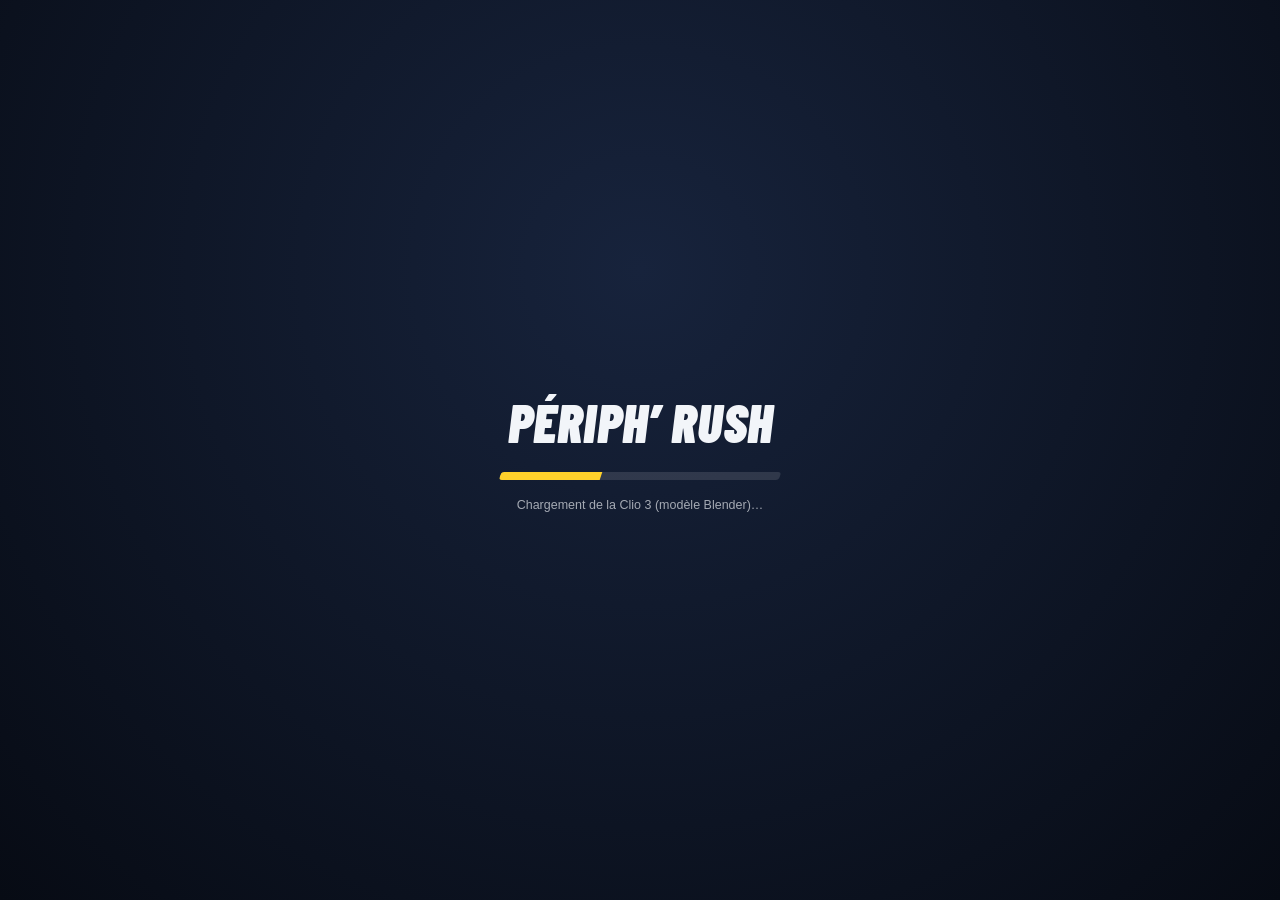
<file: index.html>
<!DOCTYPE html>
<html lang="fr">
<head>
  <meta charset="UTF-8">
  <meta name="viewport" content="width=device-width, initial-scale=1.0, maximum-scale=1.0, user-scalable=no, viewport-fit=cover">
  <title>Périph' Rush</title>
  <meta name="description" content="Endless runner au volant sur le boulevard périphérique parisien.">
  <meta name="theme-color" content="#0c1220">
  <meta name="apple-mobile-web-app-capable" content="yes">
  <meta name="mobile-web-app-capable" content="yes">
  <meta name="apple-mobile-web-app-status-bar-style" content="black-translucent">
  <meta name="apple-mobile-web-app-title" content="Périph' Rush">
  <link rel="manifest" href="manifest.webmanifest">
  <link rel="apple-touch-icon" href="icons/icon-180.png">
  <link rel="icon" type="image/png" href="icons/icon-180.png">
  <link rel="preload" href="assets/fonts/barlow-condensed-latin-900-italic.woff2" as="font" type="font/woff2" crossorigin>
  <link rel="stylesheet" href="css/style.css?v=29">
  <script type="importmap">
    { "imports": { "three": "./vendor/three.module.min.js" } }
  </script>
</head>
<body>
  <canvas id="gl"></canvas>
  <div id="vignette"></div>
  <div id="crack" class="hidden"></div>
  <div id="flash" class="hidden"></div>

  <!-- ===================== HUD en jeu ===================== -->
  <div id="hud" class="hidden">
    <div id="hud-top">
      <div class="chip" id="hud-lap">TOUR 1</div>
      <div class="chip big" id="hud-score">0</div>
      <div class="chip" id="hud-coins">🪙 0</div>
    </div>
    <div id="hud-left">
      <div class="chip small" id="hud-clock"><span id="hud-wx">☀</span> <b id="hud-time">12:00</b></div>
      <div class="chip small" id="hud-permis">12 pts</div>
    </div>
    <div id="hud-gps"><div class="gps-row" id="gps-0"></div><div class="gps-row next" id="gps-1"></div></div>
    <div id="hud-porte"></div>
    <div id="hud-warning" class="hidden"></div>
    <div id="hud-popups"></div>
    <div id="hud-speedo">
      <div id="speed-val">50</div>
      <div class="unit">km/h</div>
      <div id="hud-mult">×1,0</div>
      <div id="hud-health"><div id="hud-health-fill"></div></div>
    </div>
    <div id="hud-limit"><span>50</span></div>
    <button id="btn-pause" aria-label="Pause">II</button>
    <button id="btn-cam" aria-label="Changer de vue">◉</button>
    <button id="btn-radio" aria-label="Changer de station">📻 <span id="radio-name">PÉRIPH INFO</span></button>
    <div id="mirror" class="hidden"></div>
    <canvas id="gauges" width="300" height="150" class="hidden"></canvas>
    <div id="tilt-hint" class="hidden">Inclinez le téléphone pour diriger</div>
    <div id="radar-flash" class="hidden"></div>
    <div id="controls">
      <div id="steer">
        <div id="blink-btns">
          <button id="btn-bl" aria-label="Clignotant gauche">⬅</button>
          <button id="btn-br" aria-label="Clignotant droit">➡</button>
        </div>
        <button id="btn-left" aria-label="Gauche">◀</button>
        <button id="btn-right" aria-label="Droite">▶</button>
      </div>
      <div id="pedals">
        <div id="aux-btns">
          <button id="btn-horn" aria-label="Klaxon">📯</button>
          <button id="btn-flash" aria-label="Appel de phares">💡</button>
        </div>
        <button id="btn-brake" aria-label="Frein">FREIN</button>
        <button id="btn-gas" aria-label="Accélérer">GAZ</button>
      </div>
    </div>
  </div>

  <!-- ===================== Menu principal ===================== -->
  <div id="menu" class="overlay menu-screen">
    <div class="menu-top">
      <div class="wallet"><i class="coin"></i><b id="menu-coins">0</b></div>
      <button class="icon-btn" id="m-reglages" aria-label="Réglages">
        <svg viewBox="0 0 24 24" width="22" height="22"><path fill="currentColor" d="M19.4 13a7.5 7.5 0 0 0 0-2l2.1-1.6-2-3.5-2.5 1a7.6 7.6 0 0 0-1.7-1L15 3.3h-4l-.4 2.6a7.6 7.6 0 0 0-1.7 1l-2.5-1-2 3.5L6.6 11a7.5 7.5 0 0 0 0 2l-2.1 1.6 2 3.5 2.5-1c.5.4 1.1.7 1.7 1l.4 2.6h4l.4-2.6c.6-.3 1.2-.6 1.7-1l2.5 1 2-3.5zM13 15.5a3.5 3.5 0 1 1 0-7 3.5 3.5 0 0 1 0 7z" transform="translate(-1 0)"/></svg>
      </button>
    </div>
    <div class="menu-grid">
      <section class="hero">
        <div id="logo">
          <div id="logo-cartouche">BD PÉRIPHÉRIQUE</div>
          <h1>PÉRIPH’<span>RUSH</span></h1>
          <div id="logo-sub">35 km · 4 voies · zéro répit</div>
        </div>
        <div id="menu-records" class="records"></div>
      </section>
      <section class="setup card">
        <div class="setup-row">
          <div class="setup-label"><span>DÉPART</span><small id="start-sub"></small></div>
          <div class="start-wrap">
            <canvas id="ring-map" width="300" height="200" aria-hidden="true"></canvas>
            <div class="picker">
              <button class="pick-arrow" id="start-prev" aria-label="Porte précédente">‹</button>
              <button class="pick-value" id="start-open"><span id="start-name">Porte Maillot</span><small>CHANGER</small></button>
              <button class="pick-arrow" id="start-next" aria-label="Porte suivante">›</button>
            </div>
          </div>
        </div>
        <div class="setup-row">
          <div class="setup-label"><span>TRAFIC</span><small id="traffic-desc"></small></div>
          <div class="seg" id="traffic-seg">
            <button data-lv="0"><i class="lvl l1"><b></b><b></b><b></b><b></b></i>FLUIDE</button>
            <button data-lv="1"><i class="lvl l2"><b></b><b></b><b></b><b></b></i>CHARGÉ</button>
            <button data-lv="3"><i class="lvl l3"><b></b><b></b><b></b><b></b></i>DENSE</button>
            <button data-lv="2"><i class="lvl l4"><b></b><b></b><b></b><b></b></i>POINTE</button>
          </div>
        </div>
        <div class="pills">
          <button class="pill" id="pill-wx"><small>MÉTÉO</small><b id="pill-wx-v">Variable</b></button>
          <button class="pill" id="pill-hour"><small>HEURE</small><b id="pill-hour-v">Selon trafic</b></button>
          <button class="pill" id="pill-cam"><small>VUE</small><b id="pill-cam-v">Extérieure</b></button>
        </div>
        <button class="btn play" id="m-play"><span>ROULER</span><i>▶</i></button>
        <div class="tiles">
          <button class="tile" id="m-garage"><i class="ti-car"></i><span><b>GARAGE</b><small id="tile-car"></small></span></button>
          <button class="tile" id="m-defis"><i class="ti-flag"></i><span><b>DÉFIS</b><small id="tile-defis"></small></span></button>
        </div>
      </section>
    </div>
    <div id="menu-hint">Ajoute le jeu à l’écran d’accueil pour jouer en plein écran</div>
    <div id="menu-credits">Tracé, voies, ouvrages et bâtiments : © contributeurs OpenStreetMap (ODbL)</div>
  </div>

  <!-- ===================== Choix de la porte ===================== -->
  <div id="porte-sheet" class="sheet hidden">
    <div class="sheet-card">
      <div class="sheet-head"><b>PORTE DE DÉPART</b><button class="icon-btn" id="sheet-close" aria-label="Fermer">✕</button></div>
      <div id="porte-list"></div>
    </div>
  </div>

  <!-- ===================== Garage ===================== -->
  <div id="garage" class="overlay hidden">
    <div class="topbar">
      <button class="btn small" id="g-back">← RETOUR</button>
      <div class="chip" id="g-coins">🪙 0</div>
    </div>
    <button class="garage-arrow left" id="g-prev">◀</button>
    <button class="garage-arrow right" id="g-next">▶</button>
    <div id="garage-panel">
      <div id="g-name">Clio 3</div>
      <div id="g-status"></div>
      <div id="g-colors"></div>
      <div id="g-stats">
        <div class="stat"><label>Vitesse</label><div class="bar"><div id="st-vmax"></div></div></div>
        <div class="stat"><label>Accélération</label><div class="bar"><div id="st-acc"></div></div></div>
        <div class="stat"><label>Maniabilité</label><div class="bar"><div id="st-man"></div></div></div>
        <div class="stat"><label>Freinage</label><div class="bar"><div id="st-frein"></div></div></div>
      </div>
      <button class="btn primary" id="g-action">CHOISIR</button>
    </div>
  </div>

  <!-- ===================== Défis ===================== -->
  <div id="defis" class="overlay hidden">
    <div class="topbar">
      <button class="btn small" id="d-back">← RETOUR</button>
      <div class="screen-title">DÉFIS DU JOUR</div>
    </div>
    <div class="panel" id="defis-list"></div>
    <div class="panel" id="stats-globales"></div>
  </div>

  <!-- ===================== Réglages ===================== -->
  <div id="reglages" class="overlay hidden">
    <div class="topbar">
      <button class="btn small" id="r-back">← RETOUR</button>
      <div class="screen-title">RÉGLAGES</div>
    </div>
    <div class="panel settings">
      <label class="row"><span>Sons</span><input type="checkbox" id="set-audio"></label>
      <label class="row"><span>Vibrations</span><input type="checkbox" id="set-haptics"></label>
      <label class="row"><span>Accélération automatique</span><input type="checkbox" id="set-auto"></label>
      <label class="row"><span>Direction</span>
        <select id="set-steer">
          <option value="boutons">Boutons ◀ ▶</option>
          <option value="inclinaison">Inclinaison du téléphone</option>
        </select></label>
      <label class="row"><span>Sensibilité direction</span>
        <input type="range" id="set-sens" min="0.6" max="1.5" step="0.05"></label>
      <label class="row"><span>Niveau de trafic</span>
        <select id="set-traffic">
          <option value="0">Fluide</option>
          <option value="1">Chargé</option>
          <option value="3">Dense (accordéon)</option>
          <option value="2">Heure de pointe</option>
        </select></label>
      <label class="row"><span>Météo</span>
        <select id="set-weather">
          <option value="auto">Variable</option>
          <option value="soleil">Sec</option>
          <option value="pluie">Pluie</option>
          <option value="neige">Neige</option>
        </select></label>
      <label class="row"><span>Heure de départ</span>
        <select id="set-hour">
          <option value="auto">Selon le trafic</option>
          <option value="matin">Matin (7 h 30)</option>
          <option value="midi">Midi</option>
          <option value="soir">Soir (19 h)</option>
          <option value="nuit">Nuit (23 h)</option>
        </select></label>
      <label class="row"><span>Vue</span>
        <select id="set-camera">
          <option value="chase">Extérieure</option>
          <option value="cockpit">Cockpit</option>
        </select></label>
      <label class="row"><span>Radio</span>
        <select id="set-radio">
          <option value="info">Périph Info (trafic)</option>
          <option value="lounge">Nuit Lounge (musique)</option>
          <option value="electro">Électro Paris (musique)</option>
          <option value="off">Éteinte</option>
        </select></label>
      <label class="row"><span>Rétroviseur</span><input type="checkbox" id="set-mirror"></label>
      <label class="row"><span>Compteurs à aiguilles</span><input type="checkbox" id="set-gauges"></label>
      <label class="row"><span>Radars automatiques</span><input type="checkbox" id="set-radars"></label>
      <label class="row"><span>Contrôles de police aux jumelles</span><input type="checkbox" id="set-jumelles"></label>
      <label class="row"><span>Qualité graphique</span>
        <select id="set-quality">
          <option value="auto">Auto</option>
          <option value="high">Haute</option>
          <option value="med">Moyenne</option>
          <option value="low">Basse</option>
        </select></label>
    </div>
  </div>

  <!-- ===================== Pause ===================== -->
  <div id="pause" class="overlay hidden">
    <div class="menu-inner">
      <h2 class="screen-h">PAUSE</h2>
      <div class="menu-buttons">
        <button class="btn primary" id="p-resume">REPRENDRE</button>
        <button class="btn" id="p-photo">📷 MODE PHOTO</button>
        <button class="btn" id="p-restart">RECOMMENCER</button>
        <button class="btn" id="p-menu">MENU</button>
      </div>
    </div>
  </div>

  <!-- ===================== Mode photo (v24) ===================== -->
  <div id="photo" class="hidden">
    <div id="photo-hint">Glissez pour tourner · pincez ou molette pour zoomer</div>
    <div id="photo-bar">
      <button class="btn" id="ph-exit">✕ REPRENDRE</button>
      <button class="btn primary" id="ph-shot">📸 CAPTURER</button>
    </div>
  </div>

  <!-- ===================== Fin de partie ===================== -->
  <div id="gameover" class="overlay hidden">
    <div class="menu-inner wide">
      <h2 id="go-title">ACCIDENT</h2>
      <div id="go-damage"></div>
      <div id="go-grid">
        <div class="go-cell"><label>Score</label><div id="go-score"></div></div>
        <div class="go-cell"><label>Distance</label><div id="go-dist"></div></div>
        <div class="go-cell"><label>Tours</label><div id="go-laps"></div></div>
        <div class="go-cell"><label>Frôlements</label><div id="go-near"></div></div>
        <div class="go-cell"><label>Meilleur combo</label><div id="go-combo"></div></div>
        <div class="go-cell"><label>Pièces gagnées</label><div id="go-coins"></div></div>
      </div>
      <div id="go-stats"></div>
      <div id="go-extra"></div>
      <div class="menu-buttons row2">
        <button class="btn primary" id="go-retry">REJOUER</button>
        <button class="btn" id="go-garage">GARAGE</button>
        <button class="btn" id="go-menu">MENU</button>
      </div>
    </div>
  </div>

  <!-- ===================== Chargement ===================== -->
  <div id="loading">
    <div id="loading-logo">PÉRIPH’ RUSH</div>
    <div id="loading-bar"><div id="loading-fill"></div></div>
    <div id="loading-txt">Construction du périphérique…</div>
  </div>

  <script type="module" src="js/main.js?v=29"></script>
</body>
</html>
</file>
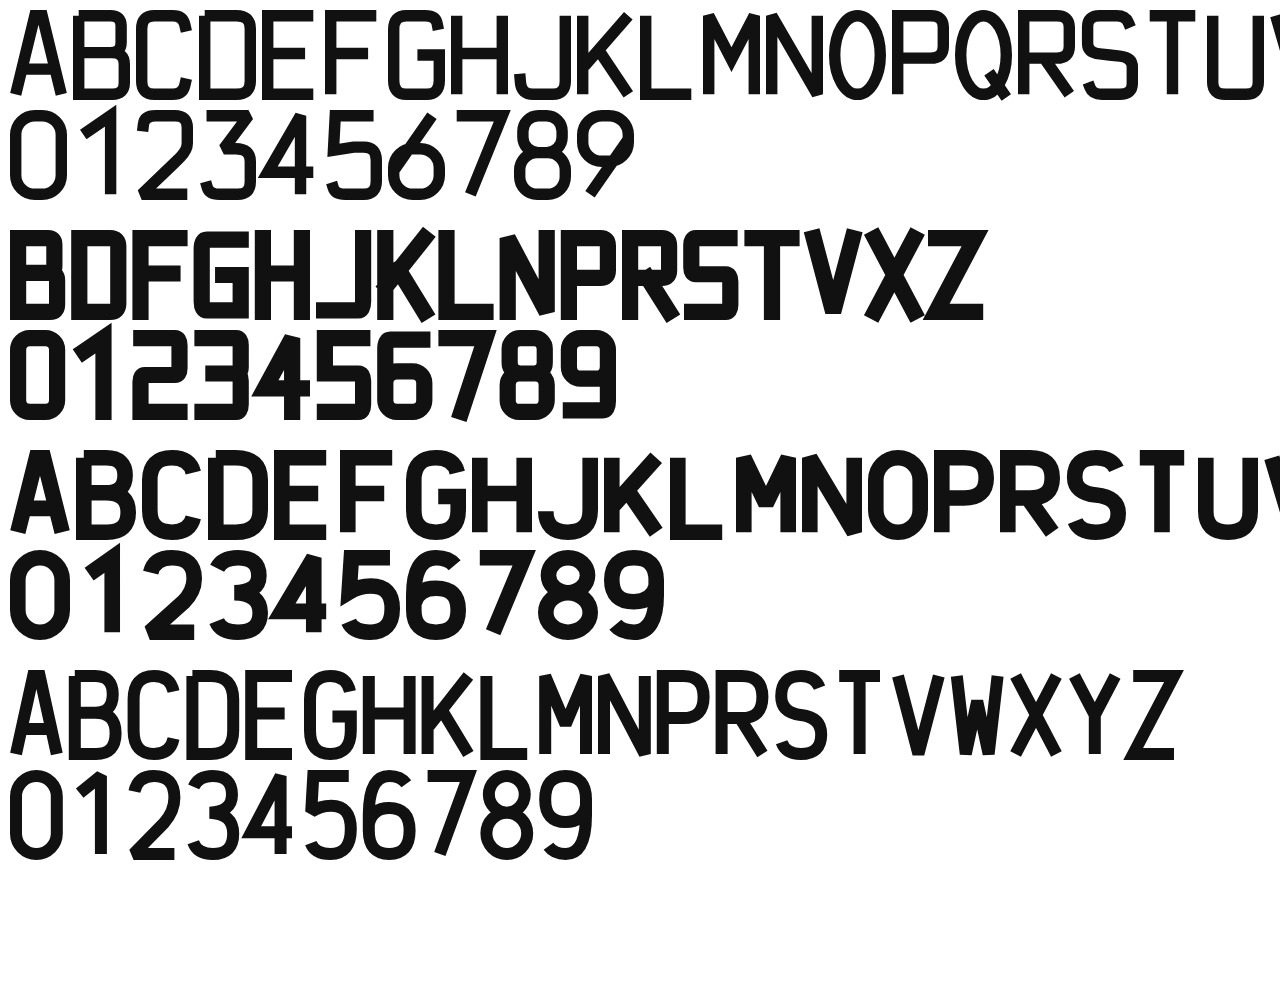
<file: tools/fontspec.html>
<!doctype html><meta charset="utf-8"><body style="margin:0;background:#fff">
<canvas id="c" width="1600" height="1000"></canvas>
<script type="module">
import { glyphForTest as glyph } from '../js/plates.js';
const c = document.getElementById('c').getContext('2d');
const rows = [['fe', 'ABCDEFGHJKLMNOPQRSTUVWXYZ', '0123456789', 9.5, 47.5], ['nl', 'BDFGHJKLNPRSTVXZ', '0123456789', 13.5, 46], ['gb', 'ABCDEFGHJKLMNOPRSTUVWXYZ', '0123456789', 13, 50], ['din', 'ABCDEGHKLMNPRSTVWXYZ', '0123456789', 10, 44]];
let y = 10;
for (const [st, L, D, sw, cw] of rows) {
  for (const line of [L, D]) {
    let x = 10;
    c.fillStyle = c.strokeStyle = '#111';
    for (const ch of line) { glyph(c, ch, x, y, cw * 1.2, 75 * 1.2, sw * 1.2, st); x += cw * 1.2 + 6; }
    y += 100;
  }
  y += 20;
}
window.done = true;
</script>
</file>
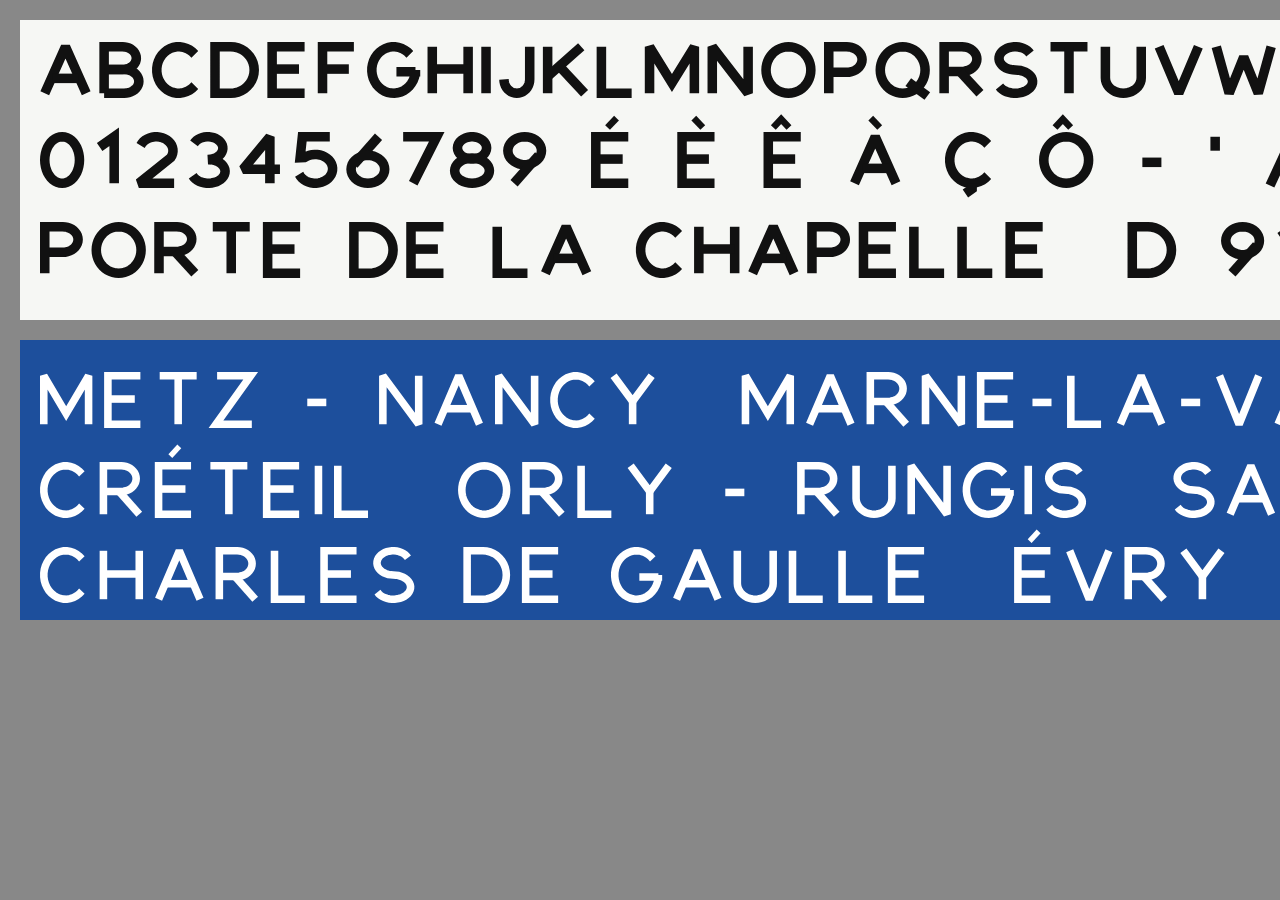
<file: tools/fonttest.html>
<!doctype html><meta charset="utf-8"><body style="margin:0;background:#888">
<canvas id="c" width="1400" height="640"></canvas>
<script type="module">
import { drawSignText, L1, L2 } from '../js/signfont.js';
const c = document.getElementById('c').getContext('2d');
c.fillStyle='#f6f7f4'; c.fillRect(20,20,1360,300);
drawSignText(c,"ABCDEFGHIJKLMNOPQRSTUVWXYZ",40,70,56,'#111','left',L1);
drawSignText(c,"0123456789 É È Ê À Ç Ô - ' / &",40,160,56,'#111','left',L1);
drawSignText(c,"Porte de la Chapelle  D 911",40,250,56,'#111','left',L1);
c.fillStyle='#1d4f9c'; c.fillRect(20,340,1360,280);
drawSignText(c,"Metz - Nancy  Marne-la-Vallée",40,400,56,'#fff','left',L2);
drawSignText(c,"Créteil  Orly - Rungis  Saint-Quentin",40,490,56,'#fff','left',L2);
drawSignText(c,"Charles de Gaulle  Évry  Boulogne",40,575,56,'#fff','left',L2);
window.done = true;
</script>
</file>
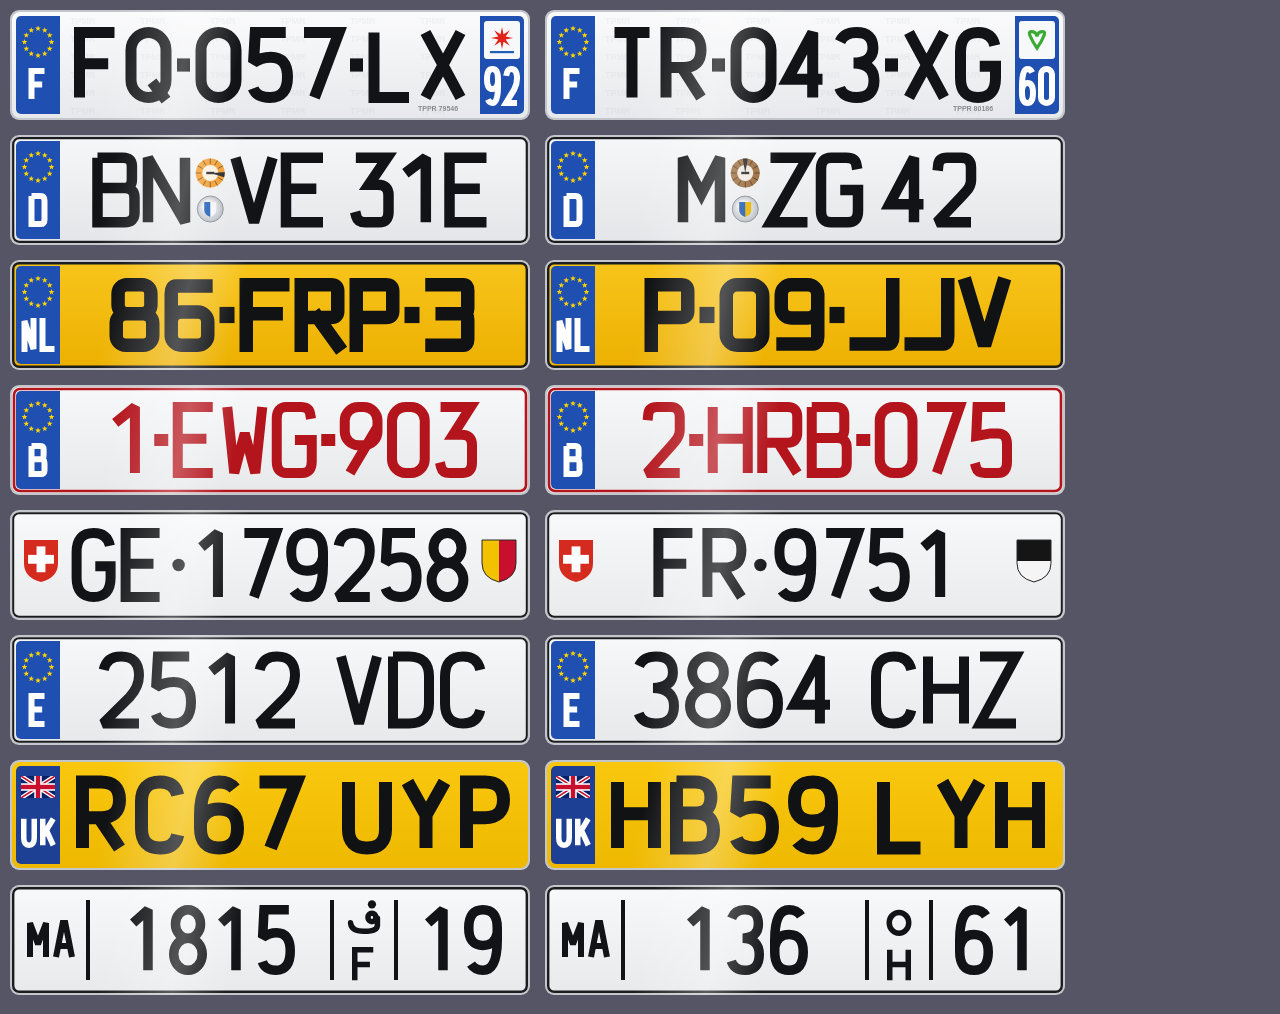
<file: tools/platetest.html>
<!doctype html><meta charset="utf-8"><body style="margin:0;background:#556">
<canvas id="c" width="1080" height="1010"></canvas>
<script type="module">
import { drawPlateForTest } from '../js/plates.js';
import { rng } from '../js/utils.js';
const c = document.getElementById('c').getContext('2d');
const r = rng(+(new URLSearchParams(location.search).get('seed') || 5));
const order = ['F', 'F', 'D', 'D', 'NL', 'NL', 'B', 'B', 'CH', 'CH', 'E', 'E', 'GB', 'GB', 'MA', 'MA'];
order.forEach((k, i) => { const { canvas } = drawPlateForTest(r, k); c.drawImage(canvas, 10 + (i % 2) * 535, 10 + Math.floor(i / 2) * 125); });
window.done = true;
</script>
</file>
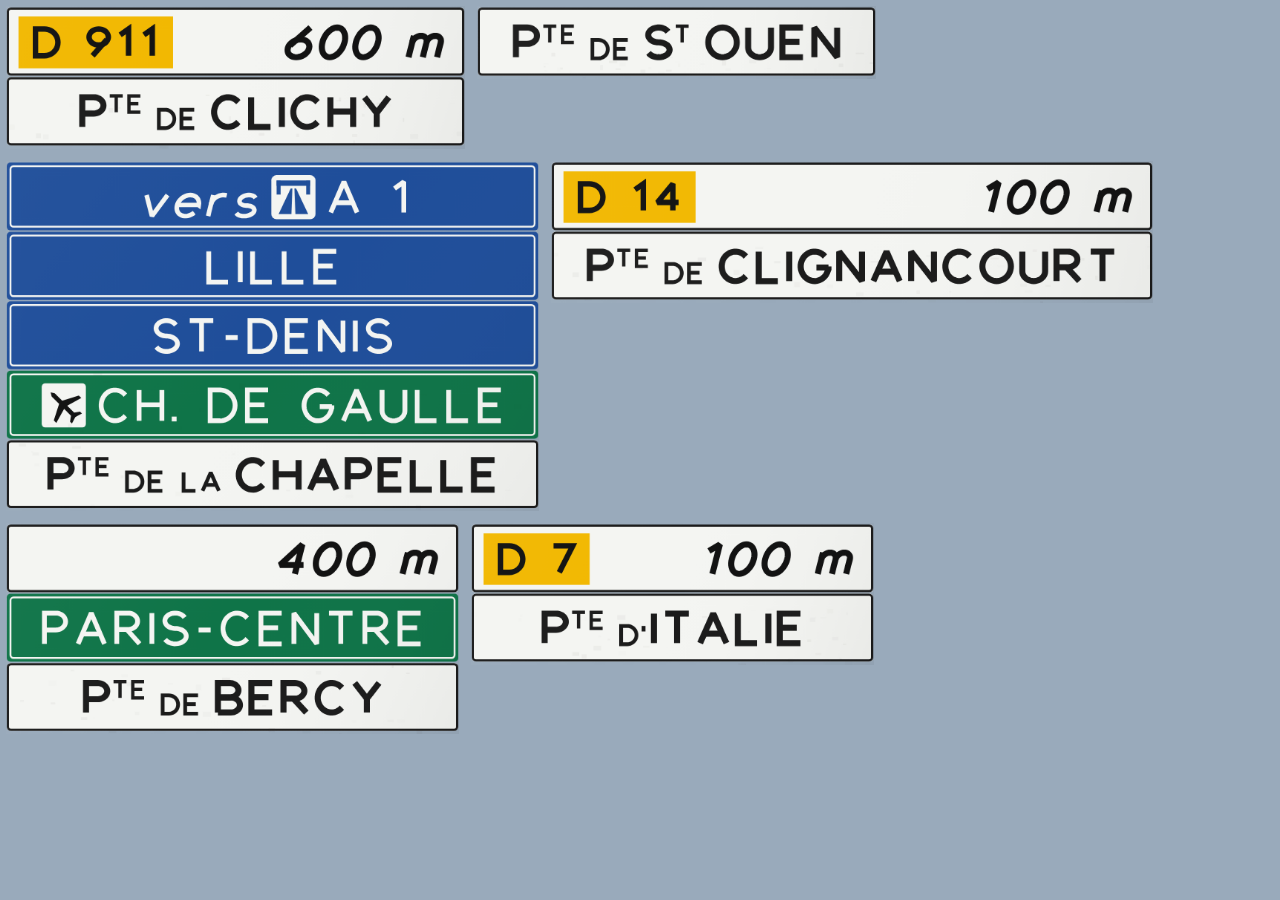
<file: tools/signtest.html>
<!doctype html><meta charset="utf-8"><body style="margin:0;background:#9ab">
<script type="importmap">{"imports":{"three":"../vendor/three.module.min.js"}}</script>
<div id="o"></div>
<script type="module">
import * as THREE from 'three';
import { bpStack, exitLines } from '../js/signs.js';
const add = (t, w=300) => { const c = t.tex.image; c.style.cssText = `width:${w}px;margin:6px;vertical-align:top`; document.getElementById('o').appendChild(c); };
const S = (L, w=0) => add(bpStack(THREE, L, w), 0.0 || bpStack(THREE, L, w).w * 95);
S(exitLines([["Porte de Clichy","white","D 911"]], '600 m'));
S([{kind:'porte', name:'Porte de Saint-Ouen'}]);
S(exitLines([["Lille","blue","A 1"],["Charles de Gaulle","blue",""],["Saint-Denis","blue",""],["Porte de la Chapelle","white",""]], null));
S(exitLines([["Porte de Clignancourt","white","D 14"]], '100 m'));
S(exitLines([["Paris - Centre","green",""],["Porte de Bercy","white",""]], '400 m'));
S(exitLines([["Porte d'Italie","white","D 7"]], '100 m'));
window.done = true;
</script>
</file>
<file: css/style.css>
/* ============================================================
   Périph' Rush — interface (design premium sombre, safe areas iOS)
   ============================================================ */

@font-face { font-family: 'Barlow Condensed'; font-weight: 600; font-style: normal; font-display: swap; src: url(../assets/fonts/barlow-condensed-latin-600-normal.woff2) format('woff2'); }
@font-face { font-family: 'Barlow Condensed'; font-weight: 700; font-style: normal; font-display: swap; src: url(../assets/fonts/barlow-condensed-latin-700-normal.woff2) format('woff2'); }
@font-face { font-family: 'Barlow Condensed'; font-weight: 800; font-style: italic; font-display: swap; src: url(../assets/fonts/barlow-condensed-latin-800-italic.woff2) format('woff2'); }
@font-face { font-family: 'Barlow Condensed'; font-weight: 900; font-style: italic; font-display: swap; src: url(../assets/fonts/barlow-condensed-latin-900-italic.woff2) format('woff2'); }

:root {
  --disp: 'Barlow Condensed', 'Arial Narrow', -apple-system, sans-serif;
  --card: rgba(10, 14, 24, 0.72);
  --line: rgba(255, 255, 255, 0.10);
  --ok: #3ddc84;
  --warn: #ffb020;
  --accent: #ffd12b;          /* jaune cartouche périphérique */
  --accent2: #3d8bff;
  --danger: #ff4b3e;
  --glass: rgba(14, 20, 32, 0.82);
  --glass-light: rgba(255, 255, 255, 0.08);
  --text: #f2f5f9;
  --sat: env(safe-area-inset-top, 0px);
  --sab: env(safe-area-inset-bottom, 0px);
}

* { margin: 0; padding: 0; box-sizing: border-box; -webkit-tap-highlight-color: transparent; }

html, body {
  width: 100%; height: 100%;
  overflow: hidden;
  background: #0c1220;
  color: var(--text);
  font-family: -apple-system, BlinkMacSystemFont, "Segoe UI", Roboto, sans-serif;
  touch-action: none;
  -webkit-user-select: none; user-select: none;
  overscroll-behavior: none;
}

#gl { position: fixed; inset: 0; width: 100%; height: 100%; display: block; }

.hidden { display: none !important; }

/* ---------- effets plein écran ---------- */
#vignette {
  position: fixed; inset: 0; pointer-events: none; z-index: 5;
  background: radial-gradient(ellipse at center, transparent 62%, rgba(4, 6, 12, 0.42) 100%);
}
#crack {
  position: fixed; inset: 0; pointer-events: none; z-index: 40;
  background:
    radial-gradient(circle at 48% 42%, rgba(255,255,255,0.25) 0%, transparent 4%),
    conic-gradient(from 10deg at 48% 42%, transparent 0deg, rgba(255,255,255,0.35) 2deg, transparent 5deg,
      transparent 40deg, rgba(255,255,255,0.3) 43deg, transparent 47deg,
      transparent 95deg, rgba(255,255,255,0.32) 98deg, transparent 103deg,
      transparent 160deg, rgba(255,255,255,0.28) 164deg, transparent 170deg,
      transparent 230deg, rgba(255,255,255,0.3) 233deg, transparent 240deg,
      transparent 300deg, rgba(255,255,255,0.26) 304deg, transparent 311deg);
  opacity: 0.8;
}
#flash {
  position: fixed; inset: 0; pointer-events: none; z-index: 41;
  background: #fff; opacity: 0;
  transition: opacity 0.5s ease-out;
}
#flash.on { opacity: 0.55; transition: none; }

/* ---------- HUD ---------- */
#hud { position: fixed; inset: 0; z-index: 10; pointer-events: none; }
#hud button { pointer-events: auto; }

#hud-top {
  position: absolute; top: calc(var(--sat) + 8px); left: 0; right: 0;
  display: flex; justify-content: center; gap: 8px; padding: 0 12px;
}
.chip {
  background: var(--glass);
  backdrop-filter: blur(8px); -webkit-backdrop-filter: blur(8px);
  border: 1px solid var(--glass-light);
  border-radius: 20px;
  padding: 6px 14px;
  font-family: var(--disp);
  font-weight: 700; font-size: 16px;
  letter-spacing: 0.8px;
  white-space: nowrap;
}
.chip.big { font-size: 17px; color: var(--accent); min-width: 110px; text-align: center; }

#hud-porte {
  position: absolute; top: calc(var(--sat) + 48px); left: 0; right: 0;
  text-align: center; font-size: 12.5px; font-weight: 600;
  color: rgba(235, 242, 250, 0.85);
  text-shadow: 0 1px 3px rgba(0,0,0,0.6);
}
#hud-warning {
  position: absolute; top: calc(var(--sat) + 78px); left: 50%; transform: translateX(-50%);
  background: linear-gradient(180deg, #ffb020, #f7900a);
  color: #221600; font-weight: 800; font-size: 14px;
  padding: 7px 16px; border-radius: 10px;
  box-shadow: 0 4px 18px rgba(255, 160, 20, 0.45);
  animation: warnpulse 0.8s infinite alternate;
}
@keyframes warnpulse { from { transform: translateX(-50%) scale(1); } to { transform: translateX(-50%) scale(1.05); } }

#hud-popups {
  position: absolute; top: 32%; left: 0; right: 0;
  display: flex; flex-direction: column; align-items: center; gap: 4px;
}
.popup {
  font-family: var(--disp); font-style: italic;
  font-weight: 900; font-size: 28px; letter-spacing: 0.5px;
  color: var(--accent);
  text-shadow: 0 2px 8px rgba(0,0,0,0.7);
  animation: popfly 1.1s ease-out forwards;
}
.popup.combo { color: #7dd4ff; font-size: 18px; }
.popup.coin { color: #ffde6a; font-size: 16px; }
@keyframes popfly {
  0% { transform: translateY(10px) scale(0.7); opacity: 0; }
  15% { transform: translateY(0) scale(1.12); opacity: 1; }
  30% { transform: scale(1); }
  75% { opacity: 1; }
  100% { transform: translateY(-34px); opacity: 0; }
}

#hud-speedo {
  position: absolute; bottom: calc(var(--sab) + 118px); left: 50%; transform: translateX(-50%);
  text-align: center; pointer-events: none;
}
#speed-val {
  font-family: var(--disp); font-style: italic;
  font-size: 60px; font-weight: 900; line-height: 1;
  text-shadow: 0 2px 12px rgba(0,0,0,0.75);
  font-variant-numeric: tabular-nums;
}
#speed-val.over { color: var(--danger); }
#hud-speedo .unit { font-size: 13px; font-weight: 700; opacity: 0.75; margin-top: -2px; }
#hud-mult { font-size: 13px; font-weight: 800; color: #8be08a; margin-top: 2px; }

#hud-limit {
  position: absolute; bottom: calc(var(--sab) + 132px); left: 50%; transform: translateX(74px);
  width: 44px; height: 44px; border-radius: 50%;
  background: #f5f7fa; border: 6px solid #c8102e;
  display: flex; align-items: center; justify-content: center;
  color: #14181c; font-weight: 900; font-size: 17px;
}

#btn-pause {
  position: absolute; top: calc(var(--sat) + 6px); right: 10px;
  width: 42px; height: 42px; border-radius: 12px;
  background: var(--glass); color: var(--text);
  border: 1px solid var(--glass-light);
  font-size: 15px; font-weight: 900;
}

/* ---------- commandes tactiles ---------- */
#controls {
  position: absolute; bottom: calc(var(--sab) + 10px); left: 0; right: 0;
  display: flex; justify-content: space-between;
  padding: 0 12px;
}
#steer, #pedals { display: flex; gap: 10px; }
#controls button {
  border: 1.5px solid rgba(255, 255, 255, 0.16);
  background: rgba(16, 24, 38, 0.66);
  backdrop-filter: blur(6px); -webkit-backdrop-filter: blur(6px);
  color: var(--text);
  border-radius: 20px;
  width: 88px; height: 92px;
  font-size: 30px; font-weight: 900;
  transition: transform 0.06s, background 0.06s;
}
#pedals button { font-size: 15px; letter-spacing: 1px; }
#btn-gas { background: rgba(28, 82, 40, 0.68); }
#btn-brake { background: rgba(96, 26, 22, 0.68); }
#controls button.pressed { transform: scale(0.94); background: rgba(255, 255, 255, 0.22); }

/* ============================================================
   ÉCRANS (v15) — direction artistique « signalisation de nuit » :
   typo condensée italique, cartes vitrées, accents jaune périph
   ============================================================ */
.overlay {
  position: fixed; inset: 0; z-index: 20;
  display: flex; flex-direction: column;
  align-items: center; justify-content: center;
  background:
    radial-gradient(120% 70% at 50% 110%, rgba(255, 190, 40, 0.10), transparent 60%),
    linear-gradient(180deg, rgba(5, 8, 15, 0.35) 0%, rgba(5, 8, 15, 0.72) 55%, rgba(5, 8, 15, 0.92) 100%);
  padding: calc(var(--sat) + 12px) 16px calc(var(--sab) + 14px);
}
.menu-inner { text-align: center; width: min(420px, 92vw); }
.menu-inner.wide { width: min(540px, 94vw); }

/* titres */
.screen-h, #go-title {
  font-family: var(--disp); font-style: italic; font-weight: 900;
  font-size: 46px; letter-spacing: 1px; line-height: 1;
}
.screen-title {
  font-family: var(--disp); font-style: italic; font-weight: 900;
  font-size: 24px; letter-spacing: 1.5px;
  padding: 4px 14px; border-left: 4px solid var(--accent);
}

/* boutons */
.btn {
  font-family: var(--disp); font-weight: 800; font-style: italic;
  font-size: 21px; letter-spacing: 1.5px;
  color: var(--text);
  background: linear-gradient(180deg, rgba(40, 52, 76, 0.9), rgba(20, 28, 44, 0.92));
  border: 1px solid rgba(255, 255, 255, 0.14);
  border-radius: 12px;
  padding: 13px 26px;
  box-shadow: 0 8px 24px rgba(0, 0, 0, 0.35), inset 0 1px 0 rgba(255, 255, 255, 0.10);
  transition: transform 0.08s, filter 0.15s;
}
.btn:active { transform: scale(0.96); filter: brightness(1.15); }
.btn.primary {
  background: linear-gradient(180deg, #ffe066, var(--accent) 45%, #f2b100);
  color: #161000; border-color: rgba(255, 255, 255, 0.45);
  box-shadow: 0 10px 30px rgba(255, 196, 30, 0.35), inset 0 1px 0 rgba(255, 255, 255, 0.6);
}
.btn.small { padding: 8px 14px; font-size: 16px; border-radius: 10px; }
.menu-buttons { display: flex; flex-direction: column; gap: 12px; margin-top: 26px; }
.menu-buttons.row2 { flex-direction: row; justify-content: center; flex-wrap: wrap; }
.icon-btn {
  width: 44px; height: 44px; border-radius: 12px;
  display: inline-flex; align-items: center; justify-content: center;
  color: var(--text); font-size: 18px; font-weight: 800;
  background: var(--card); border: 1px solid var(--line);
  backdrop-filter: blur(10px); -webkit-backdrop-filter: blur(10px);
}
.icon-btn:active { transform: scale(0.94); }

/* ---------- menu principal ---------- */
.menu-screen {
  justify-content: flex-start;
  overflow-y: auto; touch-action: pan-y;
  background:
    linear-gradient(180deg, rgba(5, 8, 15, 0.15) 0%, rgba(5, 8, 15, 0.05) 30%, rgba(5, 8, 15, 0.78) 62%, rgba(5, 8, 15, 0.94) 100%);
}
.menu-top {
  width: 100%; max-width: 1100px;
  display: flex; justify-content: space-between; align-items: center;
}
.wallet {
  display: inline-flex; align-items: center; gap: 8px;
  background: var(--card); border: 1px solid var(--line);
  backdrop-filter: blur(10px); -webkit-backdrop-filter: blur(10px);
  border-radius: 22px; padding: 6px 14px 6px 6px;
  font-family: var(--disp); font-weight: 700; font-size: 19px; letter-spacing: 0.5px;
}
.coin {
  width: 24px; height: 24px; border-radius: 50%;
  background: radial-gradient(circle at 35% 30%, #fff6c0, #ffd12b 45%, #c88a00);
  box-shadow: inset 0 0 0 2px rgba(120, 70, 0, 0.35);
}
.menu-grid {
  width: 100%; max-width: 1100px; flex: 1;
  display: flex; flex-direction: column; justify-content: space-between; gap: 14px;
  margin-top: 6px;
}
.hero { text-align: left; padding: 4px 4px 0; }
#logo { position: relative; }
#logo-cartouche {
  display: inline-block;
  background: var(--accent); color: #141414;
  font-family: var(--disp); font-weight: 800; font-style: italic;
  font-size: 15px; letter-spacing: 2px;
  padding: 3px 12px; border-radius: 5px;
  border: 2px solid #141414; box-shadow: 0 0 0 2px var(--accent);
  margin-left: 2px;
}
#logo h1 {
  font-family: var(--disp); font-style: italic; font-weight: 900;
  font-size: clamp(56px, 16vw, 112px);
  line-height: 0.82; letter-spacing: -1px;
  margin-top: 8px;
  text-shadow: 0 8px 30px rgba(0, 0, 0, 0.6);
}
#logo h1 span {
  display: block; color: var(--accent);
  -webkit-text-stroke: 0; position: relative;
  text-shadow: 0 0 34px rgba(255, 200, 40, 0.35), 0 8px 30px rgba(0, 0, 0, 0.6);
}
#logo-sub {
  margin-top: 10px; display: inline-flex; align-items: center; gap: 10px;
  font-family: var(--disp); font-weight: 700; font-size: 17px; letter-spacing: 2px;
  text-transform: uppercase; opacity: 0.85;
}
#logo-sub::before { content: ''; width: 34px; height: 3px; background: var(--accent); border-radius: 2px; }
.records { display: grid; grid-template-columns: repeat(3, minmax(0, 1fr)); gap: 6px; margin-top: 12px; max-width: 420px; }
.rec {
  background: var(--card); border: 1px solid var(--line);
  backdrop-filter: blur(10px); -webkit-backdrop-filter: blur(10px);
  border-radius: 12px; padding: 6px 10px; min-width: 0;
}
.rec small { display: block; font-size: 9.5px; font-weight: 700; letter-spacing: 0.8px; white-space: nowrap; overflow: hidden; text-overflow: ellipsis; opacity: 0.6; text-transform: uppercase; }
.rec b { display: block; white-space: nowrap; font-family: var(--disp); font-style: italic; font-weight: 900; font-size: 21px; letter-spacing: 0.5px; }
.rec.best b { color: var(--accent); }

.card {
  background: linear-gradient(180deg, rgba(16, 22, 36, 0.80), rgba(9, 12, 21, 0.88));
  border: 1px solid var(--line);
  backdrop-filter: blur(16px) saturate(1.2); -webkit-backdrop-filter: blur(16px) saturate(1.2);
  border-radius: 22px;
  box-shadow: 0 20px 60px rgba(0, 0, 0, 0.45), inset 0 1px 0 rgba(255, 255, 255, 0.06);
}
.setup { padding: 12px; display: flex; flex-direction: column; gap: 10px; }
.setup-row { display: flex; flex-direction: column; gap: 7px; }
.setup-label {
  display: flex; justify-content: space-between; align-items: baseline;
  font-family: var(--disp); font-weight: 800; font-style: italic;
  font-size: 15px; letter-spacing: 2.2px; color: rgba(255, 255, 255, 0.55);
  padding: 0 2px;
}
.setup-label small { font-family: -apple-system, sans-serif; font-style: normal; font-weight: 600; font-size: 11.5px; letter-spacing: 0.2px; color: rgba(255, 255, 255, 0.55); text-align: right; }

.start-wrap {
  position: relative; border-radius: 16px; overflow: hidden;
  background: radial-gradient(120% 120% at 70% 20%, #18233a, #0b111d);
  border: 1px solid var(--line);
}
#ring-map { display: block; width: 100%; height: 108px; }
.picker {
  display: flex; align-items: stretch; gap: 6px;
  padding: 0 8px 8px; margin-top: -4px;
}
.pick-arrow {
  width: 46px; border-radius: 12px;
  background: rgba(255, 255, 255, 0.07); border: 1px solid var(--line);
  color: var(--text); font-size: 30px; font-weight: 300; line-height: 1;
}
.pick-arrow:active { background: rgba(255, 209, 43, 0.25); }
.pick-value {
  flex: 1; display: flex; flex-direction: column; align-items: center; justify-content: center;
  padding: 7px 8px; border-radius: 12px;
  background: #0f3d7a; border: 2px solid #ffffff; outline: 2px solid #0f3d7a;
  color: #fff;
}
.pick-value span { font-family: var(--disp); font-weight: 800; font-style: italic; font-size: 23px; letter-spacing: 0.5px; line-height: 1.05; }
.pick-value small { font-size: 9.5px; font-weight: 800; letter-spacing: 1.6px; opacity: 0.7; margin-top: 1px; }

.seg { display: grid; grid-template-columns: repeat(4, 1fr); gap: 5px; }
.seg button {
  display: flex; flex-direction: column; align-items: center; gap: 5px;
  padding: 10px 4px 9px; border-radius: 13px;
  background: rgba(255, 255, 255, 0.05); border: 1px solid var(--line);
  color: rgba(255, 255, 255, 0.72);
  font-family: var(--disp); font-weight: 800; font-style: italic; font-size: 14px; letter-spacing: 0.6px;
  transition: background 0.15s, color 0.15s, border-color 0.15s;
}
.seg button.sel { color: #fff; border-color: var(--c); background: color-mix(in srgb, var(--c) 22%, transparent); box-shadow: 0 0 22px color-mix(in srgb, var(--c) 30%, transparent); }
.seg button[data-lv="0"] { --c: var(--ok); }
.seg button[data-lv="1"] { --c: var(--warn); }
.seg button[data-lv="2"] { --c: var(--danger); }
.seg button[data-lv="3"] { --c: #ff8a3d; }
.lvl { height: 17px; }
.lvl { display: flex; gap: 3px; align-items: flex-end; height: 16px; }
.lvl b { width: 6px; border-radius: 2px; background: rgba(255, 255, 255, 0.18); }
.lvl b:nth-child(1) { height: 5px; } .lvl b:nth-child(2) { height: 9px; } .lvl b:nth-child(3) { height: 13px; } .lvl b:nth-child(4) { height: 17px; }
.seg button.sel .lvl b { background: var(--c); }
.lvl.l1 b:nth-child(n+2), .lvl.l2 b:nth-child(n+3), .lvl.l3 b:nth-child(4) { opacity: 0.35; }

.btn.play {
  position: relative; overflow: hidden;
  display: flex; align-items: center; justify-content: center; gap: 14px;
  width: 100%; padding: 16px 20px; border-radius: 16px;
  font-size: 34px; letter-spacing: 3px; color: #141000;
  background: linear-gradient(180deg, #ffe36e, var(--accent) 50%, #f0ad00);
  border: 1px solid rgba(255, 255, 255, 0.5);
  box-shadow: 0 14px 40px rgba(255, 190, 20, 0.35), inset 0 2px 0 rgba(255, 255, 255, 0.55), inset 0 -3px 0 rgba(150, 90, 0, 0.35);
}
.btn.play::before {
  content: ''; position: absolute; inset: 0;
  background: repeating-linear-gradient(-55deg, transparent 0 22px, rgba(255, 255, 255, 0.16) 22px 34px);
  animation: stripes 1.6s linear infinite; pointer-events: none;
}
.btn.play span, .btn.play i { position: relative; }
.btn.play i { font-style: normal; font-size: 22px; }
@keyframes stripes { from { background-position: 0 0; } to { background-position: 68px 0; } }

.tiles { display: grid; grid-template-columns: 1fr 1fr; gap: 8px; }
.tile {
  display: flex; align-items: center; gap: 10px; text-align: left;
  padding: 10px 12px; border-radius: 14px;
  background: rgba(255, 255, 255, 0.06); border: 1px solid var(--line);
  color: var(--text);
}
.tile:active { background: rgba(255, 255, 255, 0.12); }
.tile span { display: flex; flex-direction: column; min-width: 0; }
.tile b { font-family: var(--disp); font-weight: 800; font-style: italic; font-size: 19px; letter-spacing: 1.4px; }
.tile small { font-size: 11.5px; opacity: 0.6; font-weight: 600; white-space: nowrap; overflow: hidden; text-overflow: ellipsis; }
.tile i { width: 34px; height: 34px; border-radius: 10px; flex: none; background: rgba(255, 209, 43, 0.14) center / 22px no-repeat; }
.tile i.ti-car { background-image: url("data:image/svg+xml,%3Csvg xmlns='http://www.w3.org/2000/svg' viewBox='0 0 24 24'%3E%3Cpath fill='%23ffd12b' d='M5 11l1.6-4.2A2 2 0 0 1 8.5 5.5h7a2 2 0 0 1 1.9 1.3L19 11a2 2 0 0 1 2 2v4h-2v1.5a1.5 1.5 0 0 1-3 0V17H8v1.5a1.5 1.5 0 0 1-3 0V17H3v-4a2 2 0 0 1 2-2zm2.2 0h9.6l-1.1-3.1a.8.8 0 0 0-.7-.5H9a.8.8 0 0 0-.7.5zM6.5 15a1.2 1.2 0 1 0 0-2.4 1.2 1.2 0 0 0 0 2.4zm11 0a1.2 1.2 0 1 0 0-2.4 1.2 1.2 0 0 0 0 2.4z'/%3E%3C/svg%3E"); }
.tile i.ti-flag { background-image: url("data:image/svg+xml,%3Csvg xmlns='http://www.w3.org/2000/svg' viewBox='0 0 24 24'%3E%3Cpath fill='%23ffd12b' d='M5 3h2v18H5zM8 4h11l-2.5 4L19 12H8z'/%3E%3C/svg%3E"); }

#menu-hint { margin-top: 10px; font-size: 11px; opacity: 0.45; text-align: center; }
#menu-credits { margin-top: 4px; font-size: 9.5px; opacity: 0.45; text-align: center; letter-spacing: 0.02em; }

/* feuille de choix de la porte */
.sheet {
  position: fixed; inset: 0; z-index: 30;
  background: rgba(3, 5, 10, 0.6);
  display: flex; align-items: flex-end; justify-content: center;
  animation: fadein 0.18s ease-out;
}
.sheet-card {
  width: min(560px, 100vw); max-height: 78vh;
  display: flex; flex-direction: column;
  background: #0d1320; border: 1px solid var(--line); border-bottom: none;
  border-radius: 22px 22px 0 0;
  padding: 14px 14px calc(var(--sab) + 10px);
  animation: slideup 0.22s ease-out;
}
.sheet-head { display: flex; justify-content: space-between; align-items: center; padding: 0 2px 10px; }
.sheet-head b { font-family: var(--disp); font-style: italic; font-weight: 900; font-size: 24px; letter-spacing: 1.5px; }
#porte-list { overflow-y: auto; touch-action: pan-y; display: grid; grid-template-columns: 1fr 1fr; gap: 6px; padding-bottom: 6px; }
.porte-item {
  display: flex; align-items: center; gap: 8px; text-align: left;
  padding: 9px 10px; border-radius: 11px;
  background: rgba(255, 255, 255, 0.05); border: 1px solid var(--line);
  color: var(--text); font-weight: 650; font-size: 13.5px;
}
.porte-item i { font-style: normal; font-family: var(--disp); font-weight: 800; font-size: 13px; color: rgba(255, 255, 255, 0.45); min-width: 30px; }
.porte-item.sel { background: #0f3d7a; border-color: #fff; }
.porte-item.sel i { color: var(--accent); }
@keyframes fadein { from { opacity: 0; } }
@keyframes slideup { from { transform: translateY(40px); opacity: 0.4; } }

/* paysage (iPhone couché) : deux colonnes */
@media (orientation: landscape) and (min-width: 640px) {
  .menu-screen { justify-content: center; }
  .menu-grid { flex-direction: row; align-items: center; flex: 0 1 auto; gap: 28px; }
  .hero { flex: 1; }
  .setup { width: min(400px, 46vw); flex: none; }
  #logo h1 { font-size: clamp(56px, 11vw, 120px); }
  #ring-map { height: 96px; }
  #menu-hint { display: none; }
}
@media (orientation: landscape) and (max-height: 500px) {
  .menu-screen { justify-content: flex-start; padding-top: calc(var(--sat) + 6px); padding-bottom: calc(var(--sab) + 6px); }
  .menu-top { height: 40px; }
  .menu-top .icon-btn { width: 40px; height: 40px; }
  .wallet { padding: 4px 12px 4px 4px; font-size: 17px; }
  .menu-grid { margin-top: 0; }
  .setup { gap: 7px; padding: 10px; }
  .setup-label { font-size: 13px; }
  .start-wrap { border: none; background: none; }
  #ring-map { display: none; }
  .picker { padding: 0; margin: 0; }
  .pick-value { padding: 4px 8px; }
  .pick-value span { font-size: 20px; }
  .btn.play { padding: 8px; font-size: 26px; border-radius: 13px; }
  .seg button { padding: 6px 3px; flex-direction: row; justify-content: center; font-size: 13px; gap: 5px; }
  .tile { padding: 6px 10px; }
  .tile i { width: 28px; height: 28px; }
  .tile b { font-size: 16px; }
  #logo h1 { font-size: clamp(48px, 9vw, 96px); }
  #logo-sub { font-size: 14px; }
  .records { margin-top: 10px; }
  #menu-credits { margin-top: 2px; }
}

.topbar {
  position: absolute; top: calc(var(--sat) + 10px); left: 0; right: 0;
  display: flex; justify-content: space-between; align-items: center;
  padding: 0 14px;
}

/* ---------- garage ---------- */
#garage { justify-content: flex-end; background: linear-gradient(180deg, transparent 55%, rgba(5, 8, 15, 0.7)); pointer-events: none; }
#garage > * { pointer-events: auto; }
.garage-arrow {
  position: absolute; top: 40%;
  width: 52px; height: 72px;
  font-size: 34px; font-weight: 300; border-radius: 16px;
  background: var(--card); color: var(--text);
  border: 1px solid var(--line);
  backdrop-filter: blur(10px); -webkit-backdrop-filter: blur(10px);
}
.garage-arrow.left { left: 10px; }
.garage-arrow.right { right: 10px; }
#garage-panel {
  width: min(460px, 94vw);
  background: linear-gradient(180deg, rgba(16, 22, 36, 0.82), rgba(9, 12, 21, 0.9));
  backdrop-filter: blur(16px); -webkit-backdrop-filter: blur(16px);
  border: 1px solid var(--line);
  border-radius: 22px;
  padding: 16px 18px;
  margin-bottom: 8px;
  text-align: center;
}
#g-name { font-family: var(--disp); font-size: 38px; font-weight: 900; font-style: italic; letter-spacing: 1px; line-height: 1; }
#g-status { font-size: 12.5px; margin-top: 4px; min-height: 16px; color: var(--accent); font-weight: 700; }
#g-colors { display: flex; justify-content: center; gap: 10px; margin: 12px 0; }
.color-dot {
  width: 28px; height: 28px; border-radius: 50%;
  border: 2px solid rgba(255,255,255,0.25);
  box-shadow: inset 0 -4px 8px rgba(0, 0, 0, 0.35);
}
.color-dot.sel { border-color: var(--accent); transform: scale(1.18); box-shadow: 0 0 0 3px rgba(255, 209, 43, 0.25), inset 0 -4px 8px rgba(0, 0, 0, 0.35); }
#g-stats { display: grid; grid-template-columns: 1fr 1fr; gap: 8px 16px; margin: 10px 0 14px; }
.stat label { font-family: var(--disp); font-size: 13px; font-weight: 700; opacity: 0.7; letter-spacing: 1.2px; display: block; text-align: left; text-transform: uppercase; }
.bar { height: 8px; background: rgba(255,255,255,0.10); border-radius: 4px; overflow: hidden; margin-top: 3px; transform: skewX(-18deg); }
.bar > div { height: 100%; background: linear-gradient(90deg, #f0ad00, var(--accent)); border-radius: 2px; transition: width 0.3s; }
#g-action { width: 100%; }
#g-action:disabled { opacity: 0.45; }

/* ---------- panneaux défis / réglages ---------- */
.panel {
  width: min(480px, 94vw);
  background: linear-gradient(180deg, rgba(16, 22, 36, 0.82), rgba(9, 12, 21, 0.9));
  backdrop-filter: blur(14px); -webkit-backdrop-filter: blur(14px);
  border: 1px solid var(--line);
  border-radius: 20px;
  padding: 10px 16px;
  margin-top: 12px;
}
.defi {
  display: flex; justify-content: space-between; align-items: center;
  gap: 10px; padding: 12px 2px;
  border-bottom: 1px solid rgba(255,255,255,0.07);
  font-size: 14px; font-weight: 600;
}
.defi:last-child { border-bottom: none; }
.defi b { font-family: var(--disp); font-style: italic; font-weight: 900; font-size: 20px; }
.defi .reward { color: var(--accent); font-family: var(--disp); font-weight: 800; font-size: 17px; white-space: nowrap; }
.defi.done { opacity: 0.55; text-decoration: line-through; }
.settings .row {
  display: flex; justify-content: space-between; align-items: center;
  padding: 13px 2px; font-size: 15px; font-weight: 600;
  border-bottom: 1px solid rgba(255,255,255,0.07);
}
.settings .row:last-child { border-bottom: none; }
.settings input[type="checkbox"] {
  appearance: none; -webkit-appearance: none;
  width: 46px; height: 28px; border-radius: 14px; position: relative;
  background: rgba(255, 255, 255, 0.16); transition: background 0.2s;
}
.settings input[type="checkbox"]::after {
  content: ''; position: absolute; top: 3px; left: 3px; width: 22px; height: 22px; border-radius: 50%;
  background: #fff; transition: transform 0.2s; box-shadow: 0 2px 6px rgba(0, 0, 0, 0.4);
}
.settings input[type="checkbox"]:checked { background: var(--ok); }
.settings input[type="checkbox"]:checked::after { transform: translateX(18px); }
.settings input[type="range"] { width: 140px; accent-color: var(--accent); }
.settings select {
  background: #1a2436; color: var(--text);
  border: 1px solid var(--line); border-radius: 10px;
  padding: 7px 10px; font-size: 14px; font-weight: 600;
}

/* ---------- fin de partie ---------- */
#go-title { color: var(--danger); text-shadow: 0 6px 30px rgba(255, 75, 62, 0.35); }
#go-title.small-hit { color: var(--warn); }
#go-damage { margin-top: 8px; font-size: 13.5px; opacity: 0.85; line-height: 1.5; }
#go-grid {
  display: grid; grid-template-columns: repeat(3, 1fr);
  gap: 8px; margin-top: 18px;
}
.go-cell {
  background: var(--card); border: 1px solid var(--line);
  border-radius: 14px; padding: 9px 6px;
}
.go-cell label { font-size: 10px; font-weight: 700; opacity: 0.6; letter-spacing: 1px; text-transform: uppercase; }
.go-cell div { font-family: var(--disp); font-style: italic; font-size: 26px; font-weight: 900; margin-top: 1px; font-variant-numeric: tabular-nums; }
.go-cell:first-child div { color: var(--accent); }
#go-extra { margin-top: 12px; font-size: 13px; color: #8be08a; font-weight: 700; line-height: 1.6; }
#gameover .menu-buttons { margin-top: 20px; }

/* ---------- chargement ---------- */
#loading {
  position: fixed; inset: 0; z-index: 50;
  background: radial-gradient(ellipse at 50% 30%, #17233c, #070b14);
  display: flex; flex-direction: column; align-items: center; justify-content: center;
  gap: 18px;
}
#loading-logo { font-family: var(--disp); font-size: 54px; font-weight: 900; font-style: italic; letter-spacing: 0.5px; }
#loading-bar {
  width: min(280px, 70vw); height: 8px;
  background: rgba(255,255,255,0.12); border-radius: 3px; overflow: hidden; transform: skewX(-18deg);
}
#loading-fill { width: 0%; height: 100%; background: var(--accent); transition: width 0.25s; }
#loading-txt { font-size: 12.5px; opacity: 0.65; }

/* paysage : resserrer le HUD */
@media (orientation: landscape) {
  #hud-speedo { bottom: calc(var(--sab) + 16px); }
  #hud-limit { bottom: calc(var(--sab) + 26px); transform: translateX(86px); }
  #controls button { width: 78px; height: 82px; }
  #speed-val { font-size: 48px; }
}

/* ---------- HUD v16 : horloge, permis, GPS, carrosserie, flash radar ---------- */
#hud-porte { display: none; }
#hud-left {
  position: absolute; top: calc(var(--sat) + 8px); left: 10px;
  display: flex; flex-direction: column; gap: 6px; align-items: flex-start;
}
.chip.small { font-size: 14px; padding: 4px 10px; }
#hud-clock b { font-variant-numeric: tabular-nums; }
#hud-permis.bad { color: #ffb020; }
#hud-top { padding-left: 96px; padding-right: 100px; }
#btn-cam {
  position: absolute; top: calc(var(--sat) + 6px); right: 58px;
  width: 42px; height: 42px; border-radius: 12px;
  background: var(--glass); color: var(--text);
  border: 1px solid var(--glass-light);
  font-size: 18px; font-weight: 900; pointer-events: auto;
}
#hud-gps {
  position: absolute; top: calc(var(--sat) + 52px); left: 50%; transform: translateX(-50%);
  display: flex; flex-direction: column; align-items: stretch; gap: 3px;
  min-width: 220px; max-width: 78vw;
}
.gps-row {
  display: flex; align-items: center; gap: 8px;
  background: rgba(15, 61, 122, 0.88); border: 1.5px solid rgba(255, 255, 255, 0.85);
  border-radius: 8px; padding: 3px 9px;
  font-family: var(--disp); color: #fff;
  box-shadow: 0 4px 14px rgba(0, 0, 0, 0.35);
}
.gps-row:empty { display: none; }
.gps-row i { font-style: normal; font-weight: 800; font-size: 11px; letter-spacing: 1.2px; background: var(--accent); color: #161000; border-radius: 3px; padding: 0 5px; }
.gps-row b { flex: 1; font-weight: 800; font-style: italic; font-size: 17px; letter-spacing: 0.3px; white-space: nowrap; overflow: hidden; text-overflow: ellipsis; }
.gps-row b sup { font-size: 0.6em; }
.gps-row span { font-weight: 700; font-size: 16px; font-variant-numeric: tabular-nums; }
.gps-row b em { display: block; font-style: normal; font-weight: 700; font-size: 10.5px; letter-spacing: 0.6px; opacity: 0.85; color: #c9f2d2; }
.gps-row.soon { background: rgba(10, 82, 176, 0.96); border-color: #ffd12b; }
.gps-row.soon i { animation: gpsPulse 1s ease-in-out infinite; }
@keyframes gpsPulse { 50% { opacity: 0.45; } }
.gps-row.next { opacity: 0.7; transform: scale(0.92); transform-origin: top center; }
.gps-row.next i { background: rgba(255, 255, 255, 0.85); }
#hud-warning { top: calc(var(--sat) + 116px); }
#hud-health {
  width: 92px; height: 6px; margin: 4px auto 0; border-radius: 3px; overflow: hidden;
  background: rgba(255, 255, 255, 0.15); transform: skewX(-18deg);
}
#hud-health-fill { height: 100%; width: 100%; background: #3ddc84; transition: width 0.3s; }
.popup.fine { color: #ff7a5c; font-size: 20px; }
#radar-flash {
  position: fixed; inset: 0; pointer-events: none; z-index: 42;
  background: radial-gradient(circle at 80% 30%, #fff 0%, rgba(255,255,255,0.6) 25%, rgba(255,255,255,0) 70%);
  opacity: 0; transition: opacity 0.55s ease-out;
}
#radar-flash.on { opacity: 0.95; transition: none; }
@media (orientation: landscape) {
  #hud-gps { top: calc(var(--sat) + 48px); }
  #hud-warning { top: calc(var(--sat) + 100px); }
}

.pills { display: grid; grid-template-columns: repeat(3, 1fr); gap: 6px; }
.pill {
  display: flex; flex-direction: column; align-items: center; gap: 1px;
  padding: 6px 4px; border-radius: 11px;
  background: rgba(255, 255, 255, 0.05); border: 1px solid var(--line); color: var(--text);
}
.pill small { font-size: 9px; font-weight: 800; letter-spacing: 1.4px; opacity: 0.55; }
.pill b { font-family: var(--disp); font-style: italic; font-weight: 800; font-size: 15px; letter-spacing: 0.6px; white-space: nowrap; }
.pill:active { background: rgba(255, 209, 43, 0.18); }
@media (orientation: landscape) and (max-height: 500px) { .pill { padding: 3px 4px; } .pill b { font-size: 13px; } }

/* ---------- v20 : klaxon, appels de phares, radio, rétroviseur, inclinaison ---------- */
#aux-btns {
  position: absolute; right: 0; bottom: calc(100% + 12px);
  display: flex; flex-direction: column; gap: 10px;
}
#pedals { position: relative; }
#controls #aux-btns button {
  width: 56px; height: 56px; border-radius: 50%;
  font-size: 24px; padding: 0;
  background: rgba(16, 24, 38, 0.6);
}
#btn-radio {
  position: absolute; top: calc(var(--sat) + 84px); left: 10px;
  background: var(--glass); color: var(--text);
  border: 1px solid var(--glass-light); border-radius: 999px;
  padding: 4px 10px; font-family: var(--disp); font-weight: 800; font-style: italic;
  font-size: 12.5px; letter-spacing: 0.6px; pointer-events: auto;
}
#btn-radio.off { opacity: 0.55; }
#mirror {
  position: absolute; top: calc(var(--sat) + 116px); left: 50%; transform: translateX(-50%);
  width: 210px; height: 59px; border-radius: 10px 10px 18px 18px;
  border: 3px solid #15181c; box-shadow: 0 3px 10px rgba(0, 0, 0, 0.45);
  background: transparent; pointer-events: none;
}
body.tilt-steer #steer { visibility: hidden; }
#tilt-hint {
  position: absolute; bottom: calc(var(--sab) + 120px); left: 12px;
  background: rgba(16, 24, 38, 0.78); color: #fff; border-radius: 12px;
  padding: 8px 12px; font-size: 13px; max-width: 46vw;
}
@media (orientation: landscape) {
  #mirror { top: calc(var(--sat) + 8px); }
  #controls #aux-btns button { width: 48px; height: 48px; font-size: 20px; }
}

/* ---------- mode photo (v24) ---------- */
#photo { position: fixed; inset: 0; z-index: 35; touch-action: none; }
#photo-hint { position: absolute; top: calc(var(--sat, 0px) + 14px); left: 50%; transform: translateX(-50%);
  background: rgba(10, 14, 22, 0.6); color: #fff; font-size: 13px; padding: 6px 12px; border-radius: 16px; white-space: nowrap; pointer-events: none; }
#photo-bar { position: absolute; bottom: calc(env(safe-area-inset-bottom, 0px) + 18px); left: 50%; transform: translateX(-50%); display: flex; gap: 12px; }
#photo-bar .btn { min-width: 150px; }

/* ---------- v26 : clignotants, angle mort, compteurs à aiguilles ---------- */
#steer { position: relative; }
#blink-btns {
  position: absolute; left: 0; bottom: calc(100% + 12px);
  display: flex; gap: 10px; pointer-events: auto;
}
#controls #blink-btns button {
  width: 54px; height: 40px; border-radius: 12px; padding: 0; font-size: 20px;
  background: rgba(16, 24, 38, 0.6); color: #c9d2db;
}
#controls #blink-btns button.on { background: #ff9d1a; color: #1a1205; box-shadow: 0 0 14px rgba(255, 157, 26, 0.75); }
#controls #blink-btns button.on.dim { background: rgba(255, 157, 26, 0.35); box-shadow: none; }
.bsm {
  position: absolute; top: 42%; width: 0; height: 0;
  border-top: 18px solid transparent; border-bottom: 18px solid transparent;
  opacity: 0; transition: opacity 0.15s; pointer-events: none;
  filter: drop-shadow(0 0 8px rgba(255, 150, 20, 0.95));
}
#bsm-l { left: 10px; border-right: 26px solid #ff9a14; }
#bsm-r { right: 10px; border-left: 26px solid #ff9a14; }
.bsm.on { opacity: 1; animation: bsmPulse 0.5s ease-in-out infinite alternate; }
@keyframes bsmPulse { from { transform: scale(1); } to { transform: scale(1.15); } }
#gauges {
  position: absolute; right: 8px; top: calc(var(--sat) + 150px);
  width: 160px; height: 80px; pointer-events: none;
}
@media (orientation: landscape) {
  #gauges { right: auto; top: auto; left: 192px; bottom: calc(var(--sab) + 8px); width: 170px; height: 85px; }
}
#go-stats { margin: 10px 0 4px; display: grid; grid-template-columns: 1fr 1fr; gap: 4px 14px; text-align: left; font-size: 12.5px; }
#go-stats .go-stats-t { grid-column: 1 / -1; font-weight: 900; letter-spacing: 1.4px; font-size: 11px; opacity: 0.7; }
#go-stats .go-stat { display: flex; justify-content: space-between; gap: 8px; border-bottom: 1px solid rgba(255,255,255,0.08); padding: 2px 0; }
#go-stats .go-stat b { font-weight: 800; color: #ffd12b; white-space: nowrap; }
@media (orientation: landscape) and (max-height: 500px) { #go-stats { grid-template-columns: 1fr 1fr 1fr; font-size: 11.5px; } }
</file>
